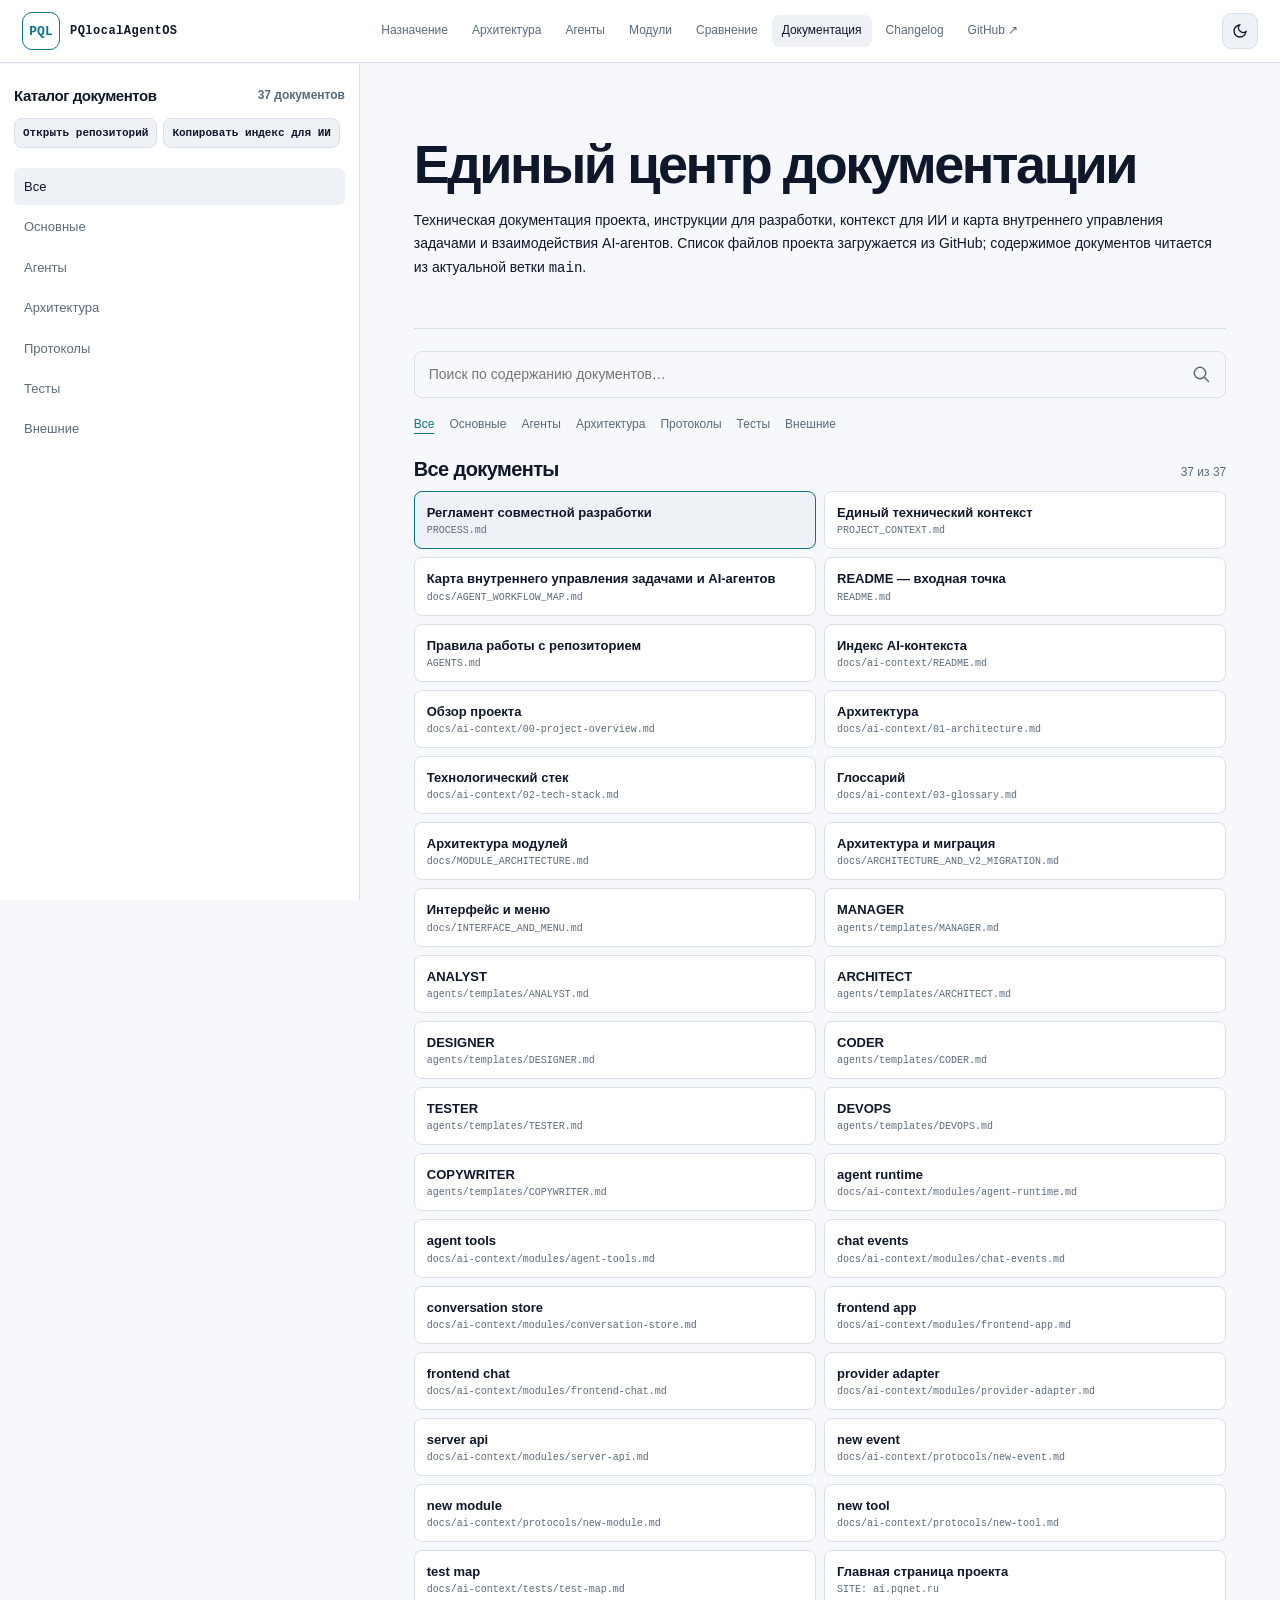
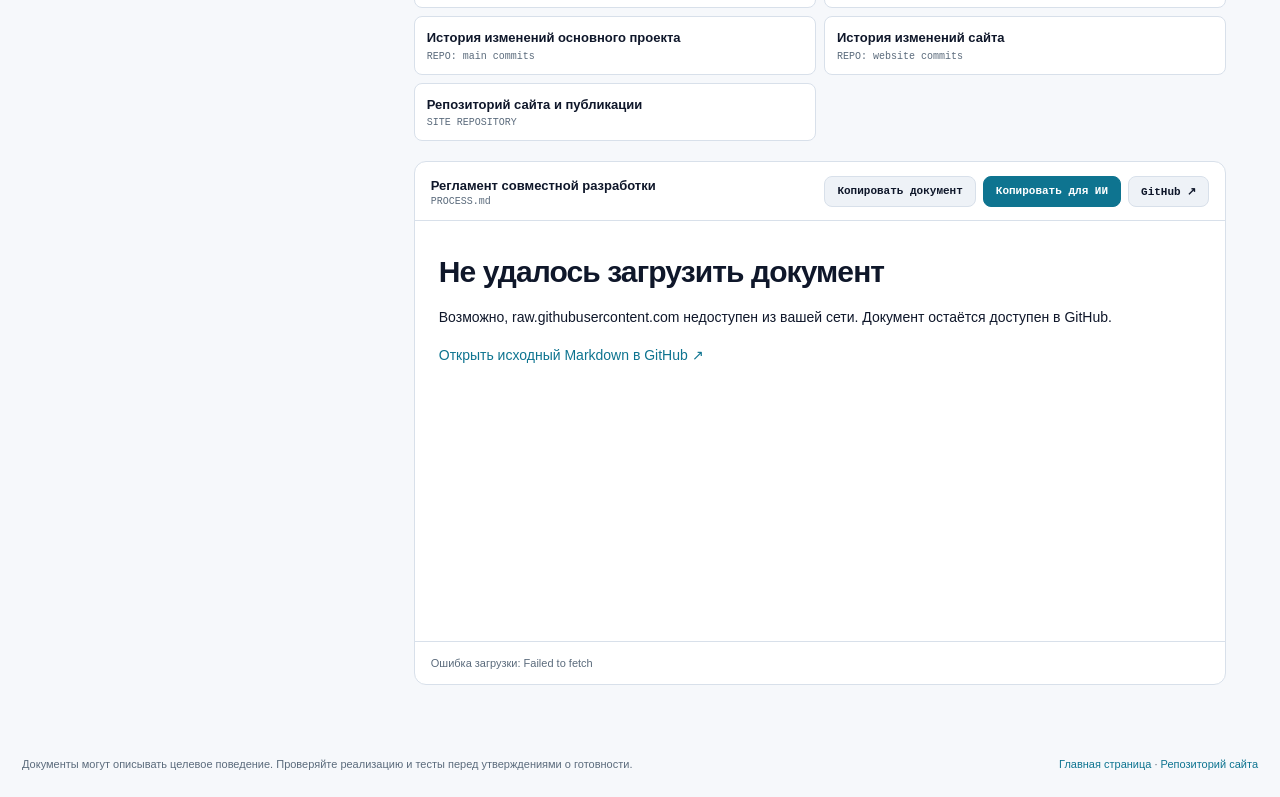
<file: docontext/index.html>
<!DOCTYPE html>
<html lang="ru" data-theme="light">
<head>
<meta charset="UTF-8">
<meta name="viewport" content="width=device-width, initial-scale=1">
<meta name="theme-color" content="#f4f7fb">
<meta name="description" content="Единый центр документации PQlocalAgentOS v3: архитектура, модули, агенты, регламент разработки и контекст для ИИ.">
<title>Документация — PQlocalAgentOS v3</title>
<style>
:root{--bg:#f6f8fb;--panel:#ffffff;--panel2:#eef2f7;--line:#d8e0ea;--text:#0f172a;--muted:#5b6b7c;--accent:#0e7490;--accent-strong:#0891b2;--accent-soft:#e0f2fe;--blue-soft:#1d4ed8;--orange-soft:#b45309;--green-soft:#047857;--red-soft:#b91c1c;--shadow:0 14px 30px -14px rgba(15,23,42,.18);--term-bg:#0f172a;--term-line:#1e293b;--term-text:#dbeafe;--mono:"JetBrains Mono","Cascadia Code",Consolas,monospace;--sans:"Inter","Segoe UI",Arial,sans-serif;--cyan:#0ea5b7;--blue:#2563eb;--violet:#7c3aed;--orange:#d97706;--green:#059669;--red:#dc2626;--radius:12px;--term-dot-red:#ff6b6b;--term-dot-amber:#ffbd69;--term-dot-green:#8be5a5;}
html[data-theme="dark"]{--bg:#090d13;--panel:#101721;--panel2:#0b121a;--line:#253444;--text:#e9f1f8;--muted:#96a9bb;--accent:#4de3d1;--accent-strong:#7ff0e2;--accent-soft:#0f1f22;--blue-soft:#65aaff;--orange-soft:#ffbd69;--green-soft:#8be5a5;--red-soft:#ff8888;--shadow:0 20px 40px -12px #000a;--term-bg:#0b1219;--term-line:#1e2a36;--term-text:#c9d8e4;}
*{box-sizing:border-box}body{margin:0;background:var(--bg);color:var(--text);font:14px/1.65 var(--sans)}a{color:var(--accent);text-decoration:none}a:hover{text-decoration:underline}button,input{font:inherit}button{cursor:pointer}.eyebrow{font:10px var(--mono);letter-spacing:.14em;color:var(--accent);text-transform:uppercase}.sidebar h2{font-size:13px;margin:8px 0 12px}.search{width:100%;background:var(--bg);border:1px solid var(--line);border-radius:8px;color:var(--text);padding:10px 11px;outline:none}.search:focus{border-color:var(--accent)}.filters{display:flex;flex-wrap:wrap;gap:5px;margin:10px 0 14px}.filter{border:1px solid var(--line);border-radius:99px;padding:5px 8px;background:transparent;color:var(--muted);font-size:10px}.filter.active{background:var(--panel2);border-color:var(--accent);color:var(--text)}.doc-item{display:block;width:100%;text-align:left;padding:9px 10px;border:1px solid transparent;border-radius:8px;background:transparent;color:var(--text)}.doc-item:hover{background:var(--panel2)}.doc-item.active{background:var(--panel2);border-color:var(--line)}.doc-item strong{display:block;font-size:12px;font-weight:600;line-height:1.4}.doc-item small{display:block;margin-top:3px;color:var(--muted);font:10px var(--mono);overflow-wrap:anywhere}.doc-kind{display:inline-block;margin-top:5px;color:var(--muted);font-size:9px;text-transform:uppercase;letter-spacing:.08em}
main{min-width:0}.stats{display:grid;grid-template-columns:repeat(3,minmax(0,1fr));gap:10px;margin-bottom:18px}.stat b{display:block;font-size:21px}.stat span{font-size:11px;color:var(--muted)}.viewer-head{display:flex;justify-content:space-between;align-items:center;gap:12px;padding:13px 16px;border-bottom:1px solid var(--line)}.file-title{min-width:0}.file-title strong{display:block;font-size:13px}.file-title small{display:block;color:var(--muted);font:10px var(--mono);overflow-wrap:anywhere}.viewer-actions{display:flex;gap:7px;flex-wrap:wrap;justify-content:flex-end}.article{padding:24px;min-height:420px;overflow-wrap:anywhere}.article h1,.article h2,.article h3,.article h4{line-height:1.3;scroll-margin-top:90px}.section-icon{display:inline-grid;place-items:center;flex:0 0 34px;width:34px;height:34px;border:1px solid var(--line);border-radius:9px;background:var(--panel2);color:var(--accent)}.section-icon svg{width:18px;height:18px;fill:none;stroke:currentColor;stroke-width:1.8;stroke-linecap:round;stroke-linejoin:round}.article p,.article li{color:var(--text);line-height:1.75}.article li{margin:4px 0}.article blockquote{border-left:3px solid var(--accent);margin:16px 0;padding:8px 14px;background:var(--panel2);color:var(--muted)}.article pre{overflow:auto;padding:15px;background:var(--bg);border:1px solid var(--line);border-radius:8px;font:12px/1.6 var(--mono)}.article code{font: .9em var(--mono);background:var(--panel2);padding:2px 4px;border-radius:4px}.article pre code{background:none;padding:0}.article table{width:100%;border-collapse:collapse;display:block;overflow:auto;margin:16px 0}.article th,.article td{border:1px solid var(--line);padding:9px;text-align:left;vertical-align:top;min-width:110px}.article th{background:var(--panel2)}.article hr{border:0;border-top:1px solid var(--line);margin:24px 0}.article img{max-width:100%}.article a{overflow-wrap:anywhere}.status{font-size:11px;color:var(--muted);padding:12px 16px;border-top:1px solid var(--line)}.empty{color:var(--muted);padding:18px;font-size:12px}.footer{max-width:1280px;margin:auto;padding:0 22px 24px;color:var(--muted);font-size:11px;display:flex;justify-content:space-between;gap:12px;flex-wrap:wrap}.toast{position:fixed;bottom:20px;left:50%;transform:translateX(-50%);background:var(--text);color:var(--bg);padding:10px 14px;border-radius:8px;opacity:0;pointer-events:none;transition:opacity .2s;z-index:20}.toast.show{opacity:1}
@media(max-width:900px){.stats{grid-template-columns:repeat(3,minmax(0,1fr))}.article{padding:18px}}@media(max-width:560px){.stats{grid-template-columns:1fr}.viewer-head{align-items:flex-start;flex-direction:column}.viewer-actions{justify-content:flex-start;width:100%}.article{padding:14px}}
.catalog-heading{display:flex;align-items:center;justify-content:space-between;gap:10px}.catalog-heading h2{margin:0}.catalog-heading strong{font-size:12px;color:var(--muted);white-space:nowrap}.catalog-actions{display:flex;gap:6px;flex-wrap:wrap;margin:12px 0 20px}.catalog-actions .btn{font-size:11px;min-height:30px;padding:5px 8px}.group-list{display:grid;gap:3px}.group-item{width:100%;padding:8px 10px;border:0;background:transparent;color:var(--muted);text-align:left;border-radius:6px;font-size:13px}.group-item:hover,.group-item.active{background:var(--panel2);color:var(--text)}.doc-search-area{margin:22px 0 18px}.search-wrap{display:flex;align-items:center;position:relative;width:100%}.search{width:100%;min-height:46px;padding:11px 46px 11px 14px;border-radius:8px;font-size:14px}.search-wrap svg{position:absolute;right:15px;width:20px;height:20px;fill:none;stroke:var(--muted);stroke-width:1.8;stroke-linecap:round;pointer-events:none}.filters{display:flex;flex-wrap:wrap;gap:15px;margin:12px 0 0}.filter{border:0;border-radius:0;padding:5px 0;background:transparent;color:var(--muted);font-size:12px}.filter:hover,.filter.active{background:transparent;border-color:transparent;color:var(--accent);text-decoration:underline;text-underline-offset:5px}.results-panel{margin:0 0 20px}.results-heading{display:flex;align-items:baseline;justify-content:space-between;gap:12px;margin-bottom:8px}.results-heading h2{margin:0;font-size:20px}.results-heading span{font-size:12px;color:var(--muted)}.doc-results{display:grid;grid-template-columns:repeat(2,minmax(0,1fr));gap:8px}.doc-results .doc-item{border:1px solid var(--line);border-radius:8px;padding:12px;background:var(--panel);min-width:0}.doc-results .doc-item:hover,.doc-results .doc-item.active{background:var(--panel2);border-color:var(--accent)}.doc-results .doc-item strong{font-size:13px}.doc-results .doc-item small{overflow-wrap:anywhere;white-space:normal}.hero{padding-top:22px}.hero h1{margin-top:0}.sidebar h2{font-size:15px}.viewer{margin-top:18px}@media(max-width:900px){.doc-results{grid-template-columns:1fr}.catalog-actions{margin-bottom:12px}.group-list{display:flex;overflow-x:auto}.group-item{width:auto;white-space:nowrap}.doc-search-area{margin-top:18px}}
</style>
<link rel="stylesheet" href="/landing.css?v=20261029-docs3">
</head>
<body>
<header class="site-header">
  <div class="header-inner">
    <a class="brand" href="/" aria-label="PQlocalAgentOS — главная">
      <span class="logo">PQL</span>
      <span><b>PQlocalAgentOS</b></span>
    </a>
    <nav class="header-nav" aria-label="Основная навигация">
      <a href="/#mission">Назначение</a>
      <a href="/#architecture">Архитектура</a>
      <a href="/#agents">Агенты</a>
      <a href="/#modules">Модули</a>
      <a href="/#compare">Сравнение</a>
      <a class="active" href="/docontext/">Документация</a>
      <a href="/#changelog">Changelog</a>
      <a href="https://github.com/alexpikman/PQlocalAgentOSv3" target="_blank" rel="noopener noreferrer">GitHub ↗</a>
    </nav>
    <div class="header-actions">
      <button class="theme-toggle" id="theme-toggle" type="button" aria-label="Переключить тему" title="Переключить тему">
        <svg id="icon-sun" width="16" height="16" viewBox="0 0 24 24" fill="none" stroke="currentColor" stroke-width="2" aria-hidden="true"><circle cx="12" cy="12" r="4"/><path d="M12 2v2M12 20v2M4.93 4.93l1.41 1.41M17.66 17.66l1.41 1.41M2 12h2M20 12h2M4.93 19.07l1.41-1.41M17.66 6.34l1.41-1.41"/></svg>
        <svg id="icon-moon" width="16" height="16" viewBox="0 0 24 24" fill="none" stroke="currentColor" stroke-width="2" aria-hidden="true"><path d="M21 12.79A9 9 0 1 1 11.21 3 7 7 0 0 0 21 12.79z"/></svg>
      </button>
    </div>
  </div>
</header>
<div class="layout">
<aside class="sidebar side">
<div class="catalog-heading"><h2>Каталог документов</h2><strong id="doc-count">—</strong></div>
<div class="catalog-actions"><a class="btn" href="https://github.com/alexpikman/PQlocalAgentOSv3" target="_blank" rel="noopener noreferrer">Открыть репозиторий</a><button class="btn" id="copy-index" type="button">Копировать индекс для ИИ</button></div>
<nav class="group-list" id="group-list" aria-label="Группы документов"><button class="group-item active" data-category="all" type="button">Все</button><button class="group-item" data-category="core" type="button">Основные</button><button class="group-item" data-category="agents" type="button">Агенты</button><button class="group-item" data-category="architecture" type="button">Архитектура</button><button class="group-item" data-category="protocols" type="button">Протоколы</button><button class="group-item" data-category="tests" type="button">Тесты</button><button class="group-item" data-category="external" type="button">Внешние</button></nav>
</aside>
<main>
<section class="hero">
<h1>Единый центр документации</h1>
<p>Техническая документация проекта, инструкции для разработки, контекст для ИИ и карта внутреннего управления задачами и взаимодействия AI-агентов. Список файлов проекта загружается из GitHub; содержимое документов читается из актуальной ветки <code>main</code>.</p>
</section>
<div class="doc-search-area"><label class="search-wrap" for="search"><input class="search" id="search" type="search" placeholder="Поиск по содержанию документов…" aria-label="Поиск по содержанию документов"><svg viewBox="0 0 24 24" aria-hidden="true"><circle cx="10.8" cy="10.8" r="6.8"></circle><path d="m16 16 5 5"></path></svg></label>
<div class="filters" id="filters"><button class="filter active" data-category="all" type="button">Все</button><button class="filter" data-category="core" type="button">Основные</button><button class="filter" data-category="agents" type="button">Агенты</button><button class="filter" data-category="architecture" type="button">Архитектура</button><button class="filter" data-category="protocols" type="button">Протоколы</button><button class="filter" data-category="tests" type="button">Тесты</button><button class="filter" data-category="external" type="button">Внешние</button></div></div>
<section class="results-panel" aria-label="Документы выбранной группы"><div class="results-heading"><h2 id="results-title">Все документы</h2><span id="results-count"></span></div><div class="doc-results" id="doc-results"><p class="empty">Загрузка каталога из GitHub…</p></div></section>
<section class="viewer" aria-label="Просмотр документа">
<div class="viewer-head"><div class="file-title"><strong id="current-title">Выберите документ</strong><small id="current-path">—</small></div><div class="viewer-actions"><button class="btn" id="copy-doc" type="button">Копировать документ</button><button class="btn primary" id="copy-prompt" type="button">Копировать для ИИ</button><a class="btn" id="github-link" href="https://github.com/alexpikman/PQlocalAgentOSv3" target="_blank" rel="noopener noreferrer">GitHub ↗</a></div></div>
<article class="article" id="article" aria-live="polite"><p class="empty">Выберите документ из списка, чтобы открыть его содержимое.</p></article>
<div class="status" id="status">Ожидание загрузки каталога…</div>
</section>
</main>
</div>
<footer class="footer"><span>Документы могут описывать целевое поведение. Проверяйте реализацию и тесты перед утверждениями о готовности.</span><span><a href="/">Главная страница</a> · <a href="https://github.com/alexpikman/ai.pqnet.ru" target="_blank" rel="noopener noreferrer">Репозиторий сайта</a></span></footer>
<div class="toast" id="toast" role="status" aria-live="polite"></div>
<script>
(() => {
'use strict';
const OWNER='alexpikman', REPO='PQlocalAgentOSv3', BRANCH='main';
const RAW='https://raw.githubusercontent.com/'+OWNER+'/'+REPO+'/'+BRANCH+'/';
const API='https://api.github.com/repos/'+OWNER+'/'+REPO;
const external=[
 {path:'PROCESS.md',title:'Регламент совместной разработки',category:'external',url:RAW+'PROCESS.md',repo:REPO},
 {path:'PROJECT_CONTEXT.md',title:'Единый технический контекст',category:'external',url:RAW+'PROJECT_CONTEXT.md',repo:REPO},
 {path:'docs/AGENT_WORKFLOW_MAP.md',title:'Карта внутреннего управления задачами и AI-агентов',category:'external',url:RAW+'docs/AGENT_WORKFLOW_MAP.md',repo:REPO},
 {path:'SITE: ai.pqnet.ru',title:'Главная страница проекта',category:'external',url:'https://ai.pqnet.ru/',external:true},
 {path:'REPO: main commits',title:'История изменений основного проекта',category:'external',url:'https://github.com/alexpikman/PQlocalAgentOSv3/commits/main/',external:true},
 {path:'REPO: website commits',title:'История изменений сайта',category:'external',url:'https://github.com/alexpikman/ai.pqnet.ru/commits/main/',external:true},
 {path:'SITE REPOSITORY',title:'Репозиторий сайта и публикации',category:'external',url:'https://github.com/alexpikman/ai.pqnet.ru',external:true}
];
const fallback=[
 {path:'README.md',category:'core'},{path:'AGENTS.md',category:'core'},
 {path:'docs/ai-context/README.md',category:'core'},{path:'docs/ai-context/00-project-overview.md',category:'core'},
 {path:'docs/ai-context/01-architecture.md',category:'architecture'},{path:'docs/ai-context/02-tech-stack.md',category:'architecture'},
 {path:'docs/ai-context/03-glossary.md',category:'core'},{path:'docs/MODULE_ARCHITECTURE.md',category:'architecture'},
 {path:'docs/ARCHITECTURE_AND_V2_MIGRATION.md',category:'architecture'},{path:'docs/INTERFACE_AND_MENU.md',category:'architecture'},
 ...['MANAGER','ANALYST','ARCHITECT','DESIGNER','CODER','TESTER','DEVOPS','COPYWRITER'].map(n=>({path:'agents/templates/'+n+'.md',category:'agents'})),
 ...['agent-runtime','agent-tools','chat-events','conversation-store','frontend-app','frontend-chat','provider-adapter','server-api'].map(n=>({path:'docs/ai-context/modules/'+n+'.md',category:'architecture'})),
 ...['new-event','new-module','new-tool'].map(n=>({path:'docs/ai-context/protocols/'+n+'.md',category:'protocols'})),
 {path:'docs/ai-context/tests/test-map.md',category:'tests'}
];
let docs=[],selected=null,selectedMarkdown='',activeCategory='all',searchGeneration=0;const contentCache=new Map();
const $=id=>document.getElementById(id);
const esc=s=>String(s??'').replace(/&/g,'&amp;').replace(/</g,'&lt;').replace(/>/g,'&gt;').replace(/"/g,'&quot;').replace(/'/g,'&#39;');
const basename=p=>p.split('/').pop();
function categoryFor(path){if(path.startsWith('agents/templates/'))return 'agents';if(path.includes('/protocols/'))return 'protocols';if(path.includes('/tests/'))return 'tests';if(path.includes('architecture')||path.includes('MODULE_ARCHITECTURE')||path.includes('/modules/'))return 'architecture';return 'core'}
function titleFor(path){const map={'README.md':'README — входная точка','AGENTS.md':'Правила работы с репозиторием','PROCESS.md':'Регламент совместной разработки','PROJECT_CONTEXT.md':'Единый технический контекст','docs/AGENT_WORKFLOW_MAP.md':'Карта управления задачами и взаимодействия AI-агентов','docs/ai-context/README.md':'Индекс AI-контекста','docs/ai-context/00-project-overview.md':'Обзор проекта','docs/ai-context/01-architecture.md':'Архитектура','docs/ai-context/02-tech-stack.md':'Технологический стек','docs/ai-context/03-glossary.md':'Глоссарий','docs/MODULE_ARCHITECTURE.md':'Архитектура модулей','docs/ARCHITECTURE_AND_V2_MIGRATION.md':'Архитектура и миграция','docs/INTERFACE_AND_MENU.md':'Интерфейс и меню'};if(map[path])return map[path];return basename(path).replace(/\.md$/i,'').replace(/[-_]/g,' ')}
function inline(s){let x=esc(s);x=x.replace(/\[([^\]]+)\]\((https?:\/\/[^\s)]+)\)/g,'<a href="$2" target="_blank" rel="noopener noreferrer">$1</a>');x=x.replace(/\*\*([^*]+)\*\*/g,'<strong>$1</strong>').replace(/\*([^*]+)\*/g,'<em>$1</em>').replace(/`([^`]+)`/g,'<code>$1</code>');return x}
const sectionIconPaths=[
'M4 4h16v16H4z M8 8h8 M8 12h8 M8 16h5',
'M12 3l8 4v5c0 5-3.5 8-8 9-4.5-1-8-4-8-9V7z M8 12l2.5 2.5L16 9',
'M4 5h16v14H4z M8 9h8 M8 13h5 M8 17h7',
'M12 3v18 M3 12h18 M5.6 5.6l12.8 12.8 M18.4 5.6L5.6 18.4',
'M4 4h16v16H4z M8 8h8v8H8z',
'M5 4h14v16H5z M8 8h8 M8 12h8 M8 16h4',
'M12 3l9 5-9 5-9-5z M3 12l9 5 9-5 M3 16l9 5 9-5',
'M4 6h16 M4 12h16 M4 18h10 M7 3v6 M17 9v6',
'M5 4h14v16H5z M8 8h8 M8 12h5 M8 16h8',
'M4 5h16v14H4z M8 9h8 M8 13h8 M8 17h4',
'M12 3v18 M3 12h18 M7 7l10 10 M17 7L7 17',
'M5 3h14v18H5z M8 7h8 M8 11h8 M8 15h5',
'M12 2l3 7 7 3-7 3-3 7-3-7-7-3 7-3z',
'M4 4h16v16H4z M4 9h16 M9 9v11',
'M3 6h18 M6 3v6 M18 3v6 M5 10h14v11H5z',
'M12 3v18 M3 12h18 M8 8l8 8 M16 8l-8 8',
'M4 5h16v14H4z M8 9h8 M8 13h8 M8 17h5',
'M12 3a9 9 0 1 0 9 9 M12 7v5l4 2'
];
function sectionIcon(index){const path=sectionIconPaths[index%sectionIconPaths.length];return '<span class="section-icon" aria-hidden="true"><svg viewBox="0 0 24 24"><path d="'+path+'"/></svg></span>'}
function markdown(md){
 const lines=String(md||'').replace(/\r/g,'').split('\n');let out=[],p=[],list=[],listType='',code=[],inCode=false,table=false;
 const fp=()=>{if(p.length){out.push('<p>'+inline(p.join(' '))+'</p>');p=[]}};
 const fl=()=>{if(list.length){out.push('<'+listType+'>'+list.map(x=>'<li>'+inline(x)+'</li>').join('')+'</'+listType+'>');list=[];listType=''}};
 const fa=()=>{fp();fl()};
 for(let i=0;i<lines.length;i++){const line=lines[i];
 if(line.startsWith('```')){fa();if(!inCode){inCode=true;code=[]}else{out.push('<pre><code>'+esc(code.join('\n'))+'</code></pre>');inCode=false;code=[]}continue}
 if(inCode){code.push(line);continue}
 const hm=line.match(/^(#{1,4})\s+(.+)$/);if(hm){fa();const level=hm[1].length,raw=hm[2],numbered=raw.match(/^(\d+)\.\s+(.+)$/);if(level===2&&numbered){out.push('<h2>'+sectionIcon(Number(numbered[1])-1)+'<span>'+inline(numbered[2])+'</span></h2>')}else{out.push('<h'+level+'>'+inline(raw)+'</h'+level+'>')}continue}
 if(!line.trim()){fa();continue}
 if(line.startsWith('|')&&i+1<lines.length&&/^\|?\s*:?-{3,}/.test(lines[i+1])){fa();const rows=[line];i++;while(i+1<lines.length&&lines[i+1].trim().startsWith('|'))rows.push(lines[++i]);const cells=r=>r.trim().replace(/^\|/,'').replace(/\|$/,'').split('|').map(v=>v.trim());out.push('<table><thead><tr>'+cells(rows[0]).map(c=>'<th>'+inline(c)+'</th>').join('')+'</tr></thead><tbody>'+rows.slice(2).map(r=>'<tr>'+cells(r).map(c=>'<td>'+inline(c)+'</td>').join('')+'</tr>').join('')+'</tbody></table>');continue}
 if(line.startsWith('> ')){fa();out.push('<blockquote>'+inline(line.slice(2))+'</blockquote>');continue}
 if(/^\s*[-*]\s+/.test(line)||/^\s*\d+\.\s+/.test(line)){fp();const type=/^\s*[-*]\s+/.test(line)?'ul':'ol';if(list.length&&type!==listType)fl();listType=type;list.push(line.replace(/^\s*(?:[-*]|\d+\.)\s+/,'').trim());continue}
 if(/^---+$/.test(line.trim())){fa();out.push('<hr>');continue}
 p.push(line.trim())
 }
 fa();if(inCode)out.push('<pre><code>'+esc(code.join('\n'))+'</code></pre>');
 return out.join('\n')
}
function renderList(){
 const raw=$('search').value.trim(),q=raw.length>=4?raw.toLowerCase():'';
 const filtered=docs.filter(d=>(activeCategory==='all'||d.category===activeCategory)&&(!q||(d.title+' '+d.path+' '+d.category+' '+(contentCache.get(d.path)||'')).toLowerCase().includes(q)));
 const list=$('doc-results');list.replaceChildren();
 $('results-title').textContent=activeCategory==='all'?'Все документы':({core:'Основные',agents:'Агенты',architecture:'Архитектура',protocols:'Протоколы',tests:'Тесты',external:'Внешние'}[activeCategory]||'Документы');
 $('results-count').textContent=filtered.length+' из '+docs.filter(d=>activeCategory==='all'||d.category===activeCategory).length;
 if(raw.length>0&&raw.length<4){list.innerHTML='<p class="empty">Введите ещё '+(4-raw.length)+' символа для поиска.</p>';return}
 if(!filtered.length){list.innerHTML='<p class="empty">Ничего не найдено. Измените запрос или выберите другую группу.</p>';return}
 filtered.forEach(d=>{const b=document.createElement('button');b.className='doc-item'+(selected&&selected.path===d.path?' active':'');b.type='button';b.innerHTML='<strong>'+esc(d.title)+'</strong><small>'+esc(d.path)+'</small>';b.addEventListener('click',()=>openDoc(d));list.appendChild(b)})
}
async function ensureContentSearch(query){
 const generation=++searchGeneration;if(query.trim().length<4){renderList();return}
 const candidates=docs.filter(d=>!d.external&&!contentCache.has(d.path));
 const queue=[...candidates];let cursor=0;
 async function worker(){while(cursor<queue.length){const d=queue[cursor++];try{const r=await fetch(d.url||RAW+d.path,{cache:'no-store'});if(r.ok)contentCache.set(d.path,(await r.text()).toLowerCase())}catch(_){}}}
 $('status').textContent='Поиск по содержимому документов…';
 await Promise.all(Array.from({length:Math.min(5,queue.length)},()=>worker()));
 if(generation!==searchGeneration)return;
 renderList();$('status').textContent='Поиск завершён · проверено содержимое доступных Markdown-документов';
}
function showStatus(s){$('status').textContent=s}
async function openDoc(d){
 selected=d;selectedMarkdown='';renderList();$('current-title').textContent=d.title;$('current-path').textContent=d.path;
 $('github-link').href=d.external?d.url:'https://github.com/'+OWNER+'/'+REPO+'/blob/'+BRANCH+'/'+d.path;
 if(d.external){$('article').innerHTML='<h1>'+esc(d.title)+'</h1><p>Это внешний ресурс, открываемый отдельно.</p><p><a href="'+esc(d.url)+'" target="_blank" rel="noopener noreferrer">Открыть ресурс ↗</a></p>';showStatus('Внешняя ссылка · содержимое не загружается в просмотрщик');return}
 $('article').innerHTML='<p class="empty">Загрузка документа из GitHub…</p>';showStatus('Запрашиваем актуальный файл из main…');
 try{const res=await fetch(d.url||RAW+d.path,{cache:'no-store'});if(!res.ok)throw new Error('HTTP '+res.status);selectedMarkdown=await res.text();$('article').innerHTML=markdown(selectedMarkdown);showStatus('Загружено из '+REPO+' / '+BRANCH+' · '+selectedMarkdown.length.toLocaleString('ru-RU')+' символов')}
 catch(e){$('article').innerHTML='<h2>Не удалось загрузить документ</h2><p>Возможно, raw.githubusercontent.com недоступен из вашей сети. Документ остаётся доступен в GitHub.</p><p><a href="'+esc('https://github.com/'+OWNER+'/'+REPO+'/blob/'+BRANCH+'/'+d.path)+'" target="_blank" rel="noopener noreferrer">Открыть исходный Markdown в GitHub ↗</a></p>';showStatus('Ошибка загрузки: '+e.message)}
}
async function loadDocs(){
 try{
 const res=await fetch(API+'/git/trees/'+BRANCH+'?recursive=1',{headers:{Accept:'application/vnd.github+json'},cache:'no-store'});
 if(!res.ok)throw new Error('GitHub API '+res.status);const data=await res.json();
 const files=(data.tree||[]).filter(x=>x.type==='blob'&&/\.md$/i.test(x.path)&&!x.path.startsWith('.github/')).map(x=>({path:x.path,title:titleFor(x.path),category:categoryFor(x.path),url:RAW+x.path}));
 const byPath=new Map(files.map(d=>[d.path,d]));fallback.forEach(f=>{if(!byPath.has(f.path))byPath.set(f.path,{...f,title:titleFor(f.path),url:RAW+f.path})});
 const inside=[...byPath.values()].sort((a,b)=>a.path.localeCompare(b.path));
 const ext=external.map(d=>({...d,title:d.title,category:'external'}));
 docs=[...ext.slice(0,3).map(d=>({...d,external:false,url:RAW+d.path})),...inside.filter(d=>!['PROCESS.md','PROJECT_CONTEXT.md','docs/AGENT_WORKFLOW_MAP.md'].includes(d.path)),...ext.slice(3)];
 docs.sort((a,b)=>{const rank=d=>d.path==='PROCESS.md'?0:d.path==='PROJECT_CONTEXT.md'?1:d.path==='docs/AGENT_WORKFLOW_MAP.md'?2:d.category==='core'?3:d.category==='agents'?4:d.category==='architecture'?5:d.category==='protocols'?6:d.category==='tests'?7:8;return rank(a)-rank(b)||a.title.localeCompare(b.title,'ru')});
 $('doc-count').textContent=docs.length+' документов';renderList();showStatus('Каталог загружен из GitHub · '+inside.length+' Markdown-файлов в основном репозитории');
 const initial=docs.find(d=>d.path==='docs/AGENT_WORKFLOW_MAP.md')||docs[0];if(initial)openDoc(initial)
 }catch(e){
 docs=[...external.slice(0,3).map(d=>({...d,external:false,url:RAW+d.path})),...fallback.map(f=>({...f,title:titleFor(f.path),url:RAW+f.path})),...external.slice(3)];$('doc-count').textContent=docs.length+' документов';renderList();showStatus('GitHub API недоступен — показан резервный список. '+e.message);if(docs[0])openDoc(docs[0])
 }
}
let searchTimer;$('search').addEventListener('input',()=>{clearTimeout(searchTimer);const q=$('search').value.trim();if(q.length<4){searchGeneration++;renderList();return}searchTimer=setTimeout(()=>ensureContentSearch(q),250)});
function selectCategory(category){activeCategory=category;$('filters').querySelectorAll('[data-category]').forEach(x=>x.classList.toggle('active',x.dataset.category===category));$('group-list').querySelectorAll('[data-category]').forEach(x=>x.classList.toggle('active',x.dataset.category===category));renderList()}
$('filters').addEventListener('click',e=>{const b=e.target.closest('[data-category]');if(b)selectCategory(b.dataset.category)});
$('group-list').addEventListener('click',e=>{const b=e.target.closest('[data-category]');if(b)selectCategory(b.dataset.category)});
async function copyText(textValue,msg){try{await navigator.clipboard.writeText(textValue);toast(msg)}catch(_){toast('Буфер обмена недоступен. Разрешите копирование в браузере.')}}
function toast(msg){$('toast').textContent=msg;$('toast').classList.add('show');setTimeout(()=>$('toast').classList.remove('show'),2300)}
$('copy-doc').addEventListener('click',()=>{if(selectedMarkdown)copyText(selectedMarkdown,'Документ скопирован');else toast('У этого ресурса нет загруженного текста')});
$('copy-prompt').addEventListener('click',()=>{if(!selected)return;const url=selected.external?selected.url:'https://github.com/'+OWNER+'/'+REPO+'/blob/'+BRANCH+'/'+selected.path;const prompt='Прочитай документ: '+url+'\nЕдиный центр документации: https://ai.pqnet.ru/docontext/\nРегламент внешней разработки: https://github.com/alexpikman/PQlocalAgentOSv3/blob/main/PROCESS.md\nСверяй описание с актуальным кодом и тестами в main. Отличай документированные правила от подтверждённой реализации. Не заявляй о проверках, которые фактически не выполнялись. Пользователь является каналом взаимодействия между DeepSeek и ChatGPT.';copyText(prompt,'Инструкция для ИИ скопирована')});
$('copy-index').addEventListener('click',()=>{const lines=docs.filter(d=>!d.external).map(d=>'- '+d.title+': https://github.com/'+OWNER+'/'+REPO+'/blob/'+BRANCH+'/'+d.path);const prompt='Единый центр документации PQlocalAgentOS v3: https://ai.pqnet.ru/docontext/\nРепозиторий: https://github.com/'+OWNER+'/'+REPO+' (ветка main).\nСначала прочитай PROCESS.md, PROJECT_CONTEXT.md и docs/AGENT_WORKFLOW_MAP.md. Затем выбери релевантные документы из каталога ниже. Сверяй утверждения с кодом и тестами; отмечай неподтверждённое.\n\nКАТАЛОГ ДОКУМЕНТОВ:\n'+lines.join('\n');copyText(prompt,'Индекс документации скопирован для ИИ')});
const themeRoot=document.documentElement, sun=$('icon-sun'), moon=$('icon-moon');
function applyTheme(theme){themeRoot.dataset.theme=theme;sun.style.display=theme==='light'?'none':'block';moon.style.display=theme==='light'?'block':'none';try{localStorage.setItem('pqnet-theme',theme)}catch(_){}}
let savedTheme='light';try{savedTheme=localStorage.getItem('pqnet-theme')||'light'}catch(_){}
applyTheme(savedTheme);
$('theme-toggle').addEventListener('click',()=>applyTheme(themeRoot.dataset.theme==='dark'?'light':'dark'));
loadDocs();
})();
</script>
</body>
</html>
</file>
<file: landing.css>
/* Shared UI components. The homepage's original design tokens and measurements are the source of truth. */
.site-header {
  position: sticky;
  top: 0;
  z-index: 50;
  background: var(--panel);
  border-bottom: 1px solid var(--line);
  -webkit-backdrop-filter: blur(10px);
  backdrop-filter: blur(10px);
}
.header-inner {
  max-width: 1280px;
  margin: auto;
  padding: 12px 22px;
  display: flex;
  align-items: center;
  justify-content: space-between;
  gap: 14px;
  flex-wrap: wrap;
}
.brand {
  display: flex;
  gap: 10px;
  align-items: center;
  color: var(--text);
  text-decoration: none;
}
.brand b {
  display: block;
  font: 700 12px var(--mono);
  letter-spacing: .04em;
  color: var(--text);
}
.brand small {
  display: block;
  font: 10px var(--mono);
  color: var(--muted);
}
.logo {
  width: 38px;
  height: 38px;
  border: 1px solid var(--accent);
  border-radius: 10px;
  display: grid;
  place-items: center;
  color: var(--accent);
  font: 700 13px var(--mono);
}
.header-nav {
  display: flex;
  gap: 4px;
  flex-wrap: wrap;
  align-items: center;
}
.header-nav a {
  color: var(--muted);
  font-size: 12px;
  padding: 6px 10px;
  border-radius: 7px;
  text-decoration: none;
}
.header-nav a:hover,
.header-nav a.active {
  background: var(--panel2);
  color: var(--text);
  text-decoration: none;
}
.header-actions {
  display: flex;
  gap: 8px;
  align-items: center;
}
.btn {
  display: inline-flex;
  align-items: center;
  gap: 7px;
  border: 1px solid var(--line);
  background: var(--panel2);
  color: var(--text);
  padding: 8px 12px;
  border-radius: 8px;
  font: 600 11px var(--mono);
  transition: background .15s, border-color .15s;
}
.btn:hover { background: var(--accent-soft); text-decoration: none; }
.btn.primary { background: var(--accent); color: #fff; border-color: var(--accent); }
html[data-theme="dark"] .btn.primary { color: #06121a; }
.btn.primary:hover { background: var(--accent-strong); }
.btn.secondary { color: var(--muted); border-color: var(--line); background: var(--panel); }
.btn.secondary:hover { background: var(--panel2); color: var(--text); }
.theme-toggle {
  width: 36px;
  height: 36px;
  border-radius: 9px;
  border: 1px solid var(--line);
  background: var(--panel2);
  color: var(--text);
  display: grid;
  place-items: center;
}
.theme-toggle:hover { background: var(--accent-soft); border-color: var(--accent); }
.theme-toggle svg { width: 16px; height: 16px; }
.layout {
  display: grid;
  grid-template-columns: 360px minmax(0, 1fr);
  max-width: 1280px;
  margin: auto;
  min-height: 100vh;
  padding: 0;
  gap: 0;
}
aside.side,
.sidebar {
  position: sticky;
  top: 64px;
  height: calc(100vh - 64px);
  max-height: calc(100vh - 64px);
  overflow: auto;
  padding: 22px 14px;
  border-right: 1px solid var(--line);
  background: var(--panel);
  border-radius: 0;
}
main {
  width: 100%;
  min-width: 0;
  padding: 30px clamp(18px, 4.2vw, 58px) 70px;
}
.side-nav a .nav-icon { color: inherit; font: inherit; }
.side-nav a,
.doc-list .doc-item {
  display: block;
  width: 100%;
  padding: 7px 10px;
  border: 0;
  border-radius: 7px;
  background: transparent;
  color: var(--muted);
  font-size: 12px;
  text-align: left;
  text-decoration: none;
}
.side-nav a:hover,
.doc-list .doc-item:hover,
.doc-list .doc-item.is-active {
  background: var(--panel2);
  color: var(--text);
  text-decoration: none;
}
.doc-list { display: grid; gap: 3px; }
.docs-placeholder { color: var(--muted); font-size: 12px; }
.doc-list .doc-item { cursor: pointer; }
.doc-list .doc-item strong { display: block; font-size: 12px; font-weight: 600; }
.doc-list .doc-item small { display: block; margin-top: 1px; color: var(--muted); font: 10px var(--mono); }
.hero {
  padding: 22px 0 34px;
  border-bottom: 1px solid var(--line);
  background: transparent;
  border-radius: 0;
  margin-bottom: 0;
}
.hero h1,
.article h1 {
  font-size: clamp(32px, 4.6vw, 54px);
  line-height: 1.08;
  letter-spacing: -.045em;
  margin: 20px 0 16px;
  color: var(--text);
}
h2,
.article h2 {
  font-size: clamp(22px, 2.8vw, 30px);
  letter-spacing: -.03em;
  line-height: 1.22;
  margin: 9px 0 14px;
  color: var(--text);
}
.article h2 { display: flex; align-items: center; gap: 11px; }
h3,
.article h3 {
  font-size: 15px;
  line-height: 1.35;
  margin: 0 0 8px;
  color: var(--text);
}
.card, .stat, .node, .viewer {
  background: var(--panel);
  border: 1px solid var(--line);
  border-radius: var(--radius);
}
.card { padding: 16px; }
.stat { padding: 14px; }
.viewer { overflow: hidden; }
button:focus-visible,
input:focus-visible,
select:focus-visible,
textarea:focus-visible,
a:focus-visible {
  outline: 2px solid var(--accent);
  outline-offset: 2px;
}
.nav-icon {
  display: inline-flex;
  width: 20px;
  height: 20px;
  flex: 0 0 20px;
  align-items: center;
  justify-content: center;
  margin-right: 8px;
  color: inherit;
  vertical-align: middle;
}
.nav-icon svg { display: block; width: 18px; height: 18px; }
.terminal-dot.dot-red { background: var(--term-dot-red); }
.terminal-dot.dot-amber { background: var(--term-dot-amber); }
.terminal-dot.dot-green { background: var(--term-dot-green); }
@media (max-width: 1000px) {
  .layout { grid-template-columns: 1fr; padding: 0; gap: 0; }
  aside.side, .sidebar {
    position: relative;
    top: 0;
    height: auto;
    max-height: none;
    overflow: visible;
    border-right: 0;
    border-bottom: 1px solid var(--line);
    padding: 12px;
  }
  .side-nav { display: flex; overflow: auto; gap: 3px; padding-bottom: 4px; }
  .side-nav a { width: auto; white-space: nowrap; }
  .nav-label { display: none; }
  .doc-list { display: flex; overflow-x: auto; gap: 3px; padding-bottom: 4px; }
  .doc-list .doc-item { flex: 0 0 auto; width: auto; max-width: 280px; white-space: nowrap; }
  .docs-panel { grid-template-columns: 1fr; }
  .grid4 { grid-template-columns: repeat(2, minmax(0, 1fr)); }
  .stats { grid-template-columns: repeat(3, minmax(0, 1fr)); }
}
@media (max-width: 680px) {
  .header-nav { display: none; }
  .grid2, .grid3 { grid-template-columns: 1fr; }
  .metrics-grid { grid-template-columns: 1fr; }
  .flow { display: grid; grid-template-columns: 1fr; }
  .arrow { transform: rotate(90deg); justify-self: center; }
  .compare-wrap table { font-size: 11px; }
  th, td { padding: 8px; }
}
@media (max-width: 380px) {
  .logo { width: 32px; height: 32px; }
  .brand { gap: 7px; }
  .brand b { font-size: 11px; }
  .header-actions > .btn { font-size: 10px; }
  .terminal-content { padding: 12px; font-size: 10px; }
  .terminal-metric { gap: 10px; align-items: flex-start; }
  .terminal-metric strong { text-align: right; overflow-wrap: anywhere; }
}
@media (prefers-reduced-motion: reduce) {
  html { scroll-behavior: auto; }
  *, *::before, *::after {
    transition-duration: .01ms;
    animation-duration: .01ms;
  }
}
</file>
